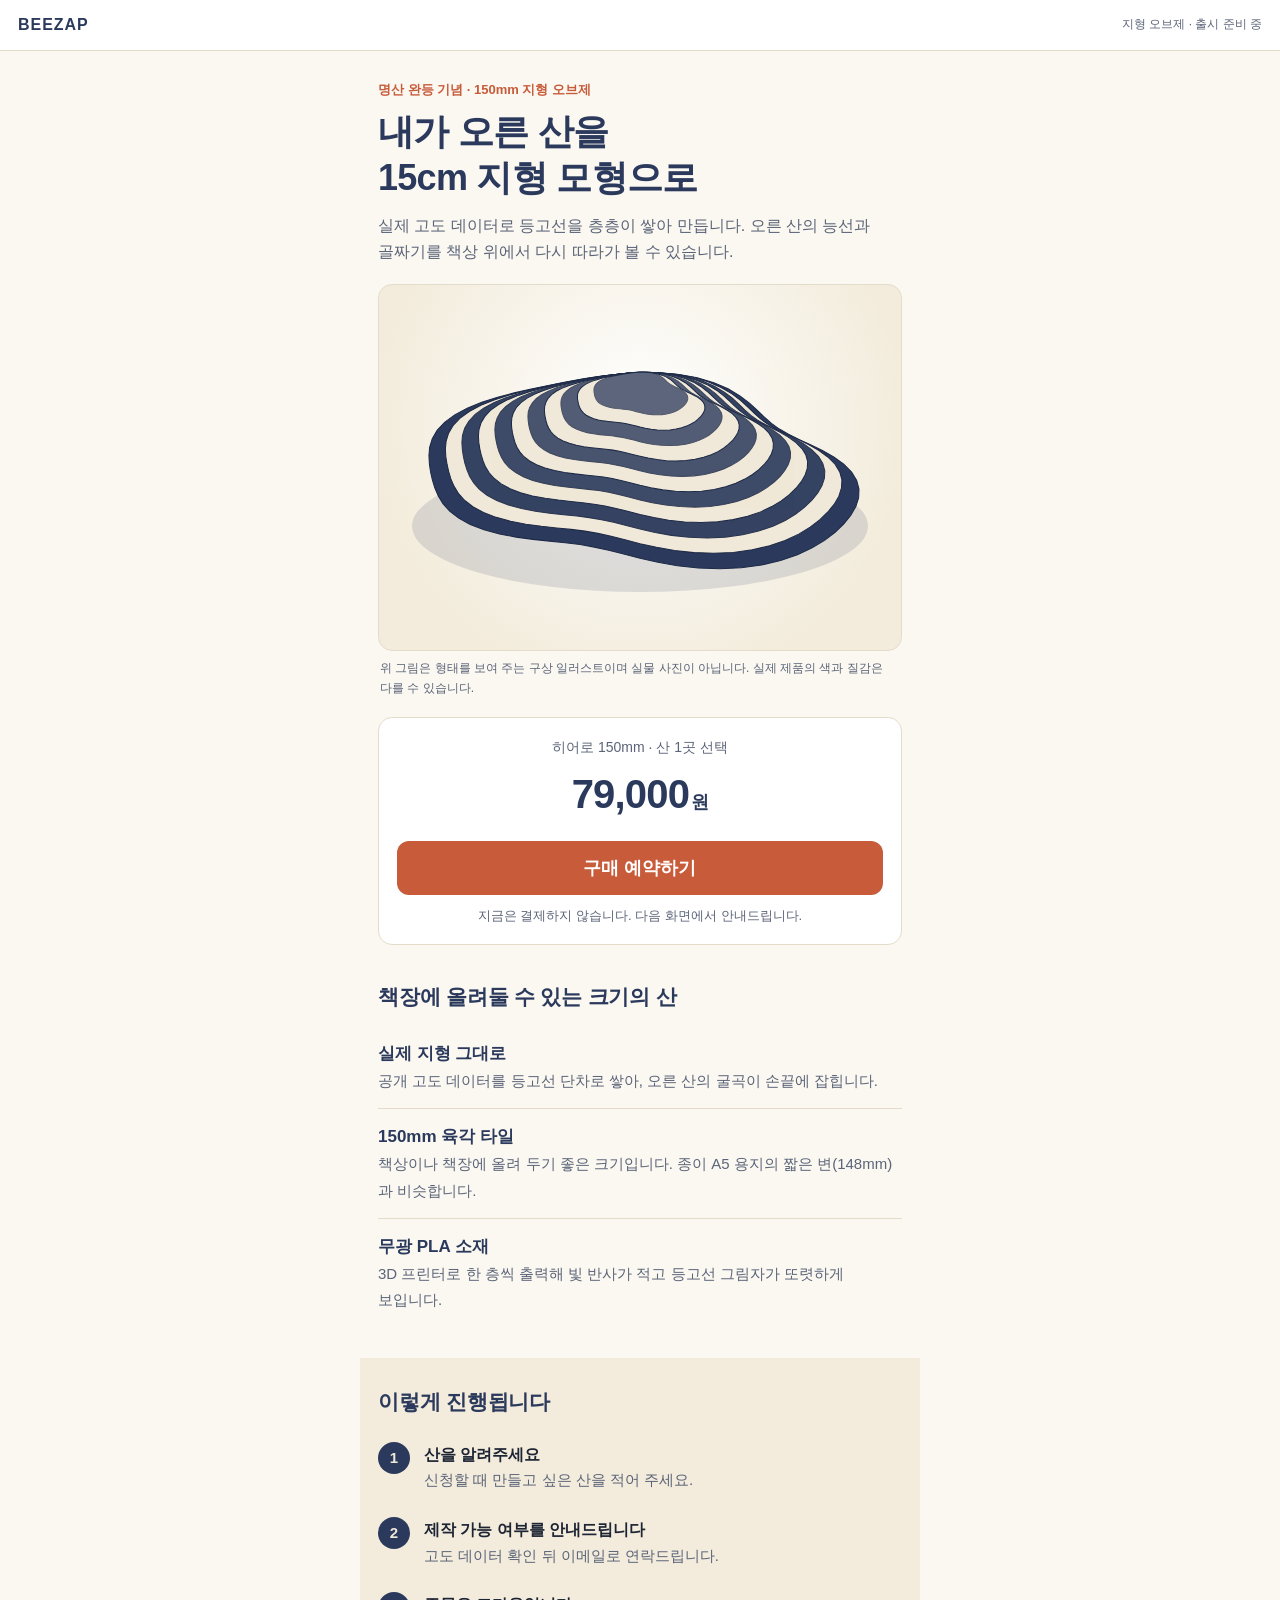
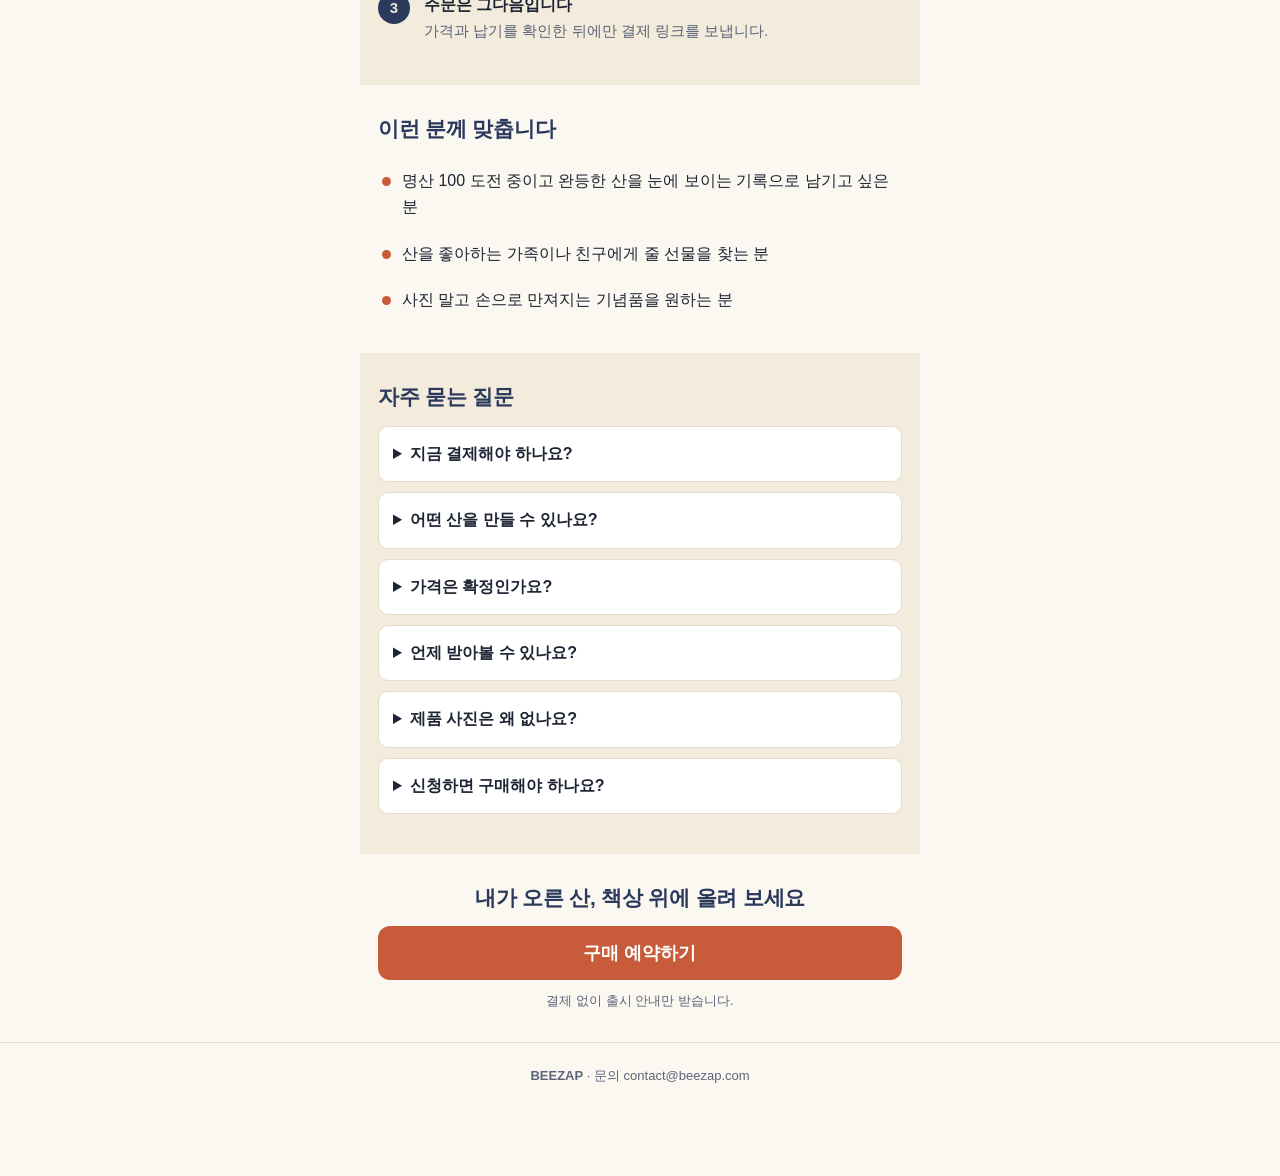
<file: index.html>
<!doctype html>
<html lang="ko">
<head>
<meta charset="utf-8">
<meta name="viewport" content="width=device-width, initial-scale=1">
<meta name="robots" content="noindex,nofollow">
<title>내가 오른 산, 15cm 지형 모형으로 | BEEZAP</title>
<meta name="description" content="실제 고도 데이터로 등고선을 층층이 쌓아 만드는 150mm 지형 오브제. 출시 알림을 먼저 받아보세요.">
<link rel="stylesheet" href="style.css">
</head>
<body>

<header class="top">
  <span class="brand">BEEZAP</span>
  <span class="top-note">지형 오브제 · 출시 준비 중</span>
</header>

<main>
  <!-- 1. 히어로 -->
  <section class="hero" id="hero">
    <p class="eyebrow">명산 완등 기념 · 150mm 지형 오브제</p>
    <h1>내가 오른 산을<br>15cm 지형 모형으로</h1>
    <p class="sub">실제 고도 데이터로 등고선을 층층이 쌓아 만듭니다. 오른 산의 능선과 골짜기를 책상 위에서 다시 따라가 볼 수 있습니다.</p>

    <figure class="art" id="art" aria-label="지형 오브제 구상 일러스트"></figure>
    <p class="art-note">위 그림은 형태를 보여 주는 구상 일러스트이며 실물 사진이 아닙니다. 실제 제품의 색과 질감은 다를 수 있습니다.</p>

    <div class="price-box" id="price-box">
      <div class="price-label">히어로 150mm · 산 1곳 선택</div>
      <div class="price"><span id="price-text">–</span><small>원</small></div>
      <button class="cta" id="cta-hero" type="button" data-cta="hero">구매 예약하기</button>
      <p class="micro">지금은 결제하지 않습니다. 다음 화면에서 안내드립니다.</p>
    </div>
  </section>

  <!-- 2. 이유 -->
  <section class="block">
    <h2>책장에 올려둘 수 있는 크기의 산</h2>
    <ul class="benefits">
      <li><strong>실제 지형 그대로</strong><span>공개 고도 데이터를 등고선 단차로 쌓아, 오른 산의 굴곡이 손끝에 잡힙니다.</span></li>
      <li><strong>150mm 육각 타일</strong><span>책상이나 책장에 올려 두기 좋은 크기입니다. 종이 A5 용지의 짧은 변(148mm)과 비슷합니다.</span></li>
      <li><strong>무광 PLA 소재</strong><span>3D 프린터로 한 층씩 출력해 빛 반사가 적고 등고선 그림자가 또렷하게 보입니다.</span></li>
    </ul>
  </section>

  <!-- 3. 진행 방식 -->
  <section class="block alt">
    <h2>이렇게 진행됩니다</h2>
    <ol class="steps">
      <li><b>1</b><div><strong>산을 알려주세요</strong><span>신청할 때 만들고 싶은 산을 적어 주세요.</span></div></li>
      <li><b>2</b><div><strong>제작 가능 여부를 안내드립니다</strong><span>고도 데이터 확인 뒤 이메일로 연락드립니다.</span></div></li>
      <li><b>3</b><div><strong>주문은 그다음입니다</strong><span>가격과 납기를 확인한 뒤에만 결제 링크를 보냅니다.</span></div></li>
    </ol>
  </section>

  <!-- 4. 이용 장면 -->
  <section class="block">
    <h2>이런 분께 맞춥니다</h2>
    <ul class="who">
      <li>명산 100 도전 중이고 완등한 산을 눈에 보이는 기록으로 남기고 싶은 분</li>
      <li>산을 좋아하는 가족이나 친구에게 줄 선물을 찾는 분</li>
      <li>사진 말고 손으로 만져지는 기념품을 원하는 분</li>
    </ul>
  </section>

  <!-- 5. FAQ -->
  <section class="block alt" id="faq">
    <h2>자주 묻는 질문</h2>
    <details><summary>지금 결제해야 하나요?</summary><p>아닙니다. 지금은 결제를 받지 않고 카드 정보도 묻지 않습니다. 이메일을 남기시면 제작 준비가 끝났을 때 먼저 안내드립니다.</p></details>
    <details><summary>어떤 산을 만들 수 있나요?</summary><p>신청할 때 적어 주신 산을 기준으로 고도 데이터가 있는지 확인합니다. 제작 가능 여부는 개별 이메일로 알려드립니다.</p></details>
    <details><summary>가격은 확정인가요?</summary><p>화면에 보이는 가격은 현재 계획 기준입니다. 정식 주문을 열 때 가격과 배송비를 다시 안내드립니다.</p></details>
    <details><summary>언제 받아볼 수 있나요?</summary><p>납기는 아직 정해지지 않았습니다. 정해지면 신청자에게 먼저 알려드립니다.</p></details>
    <details><summary>제품 사진은 왜 없나요?</summary><p>실물 촬영 전 단계라 구상 일러스트를 사용했습니다. 촬영본이 준비되면 신청자에게 먼저 공유합니다.</p></details>
    <details><summary>신청하면 구매해야 하나요?</summary><p>아닙니다. 신청과 구매 의향 표시는 언제든 철회할 수 있고 구매 의무가 생기지 않습니다.</p></details>
  </section>

  <section class="block final">
    <h2>내가 오른 산, 책상 위에 올려 보세요</h2>
    <button class="cta" id="cta-final" type="button" data-cta="final">구매 예약하기</button>
    <p class="micro">결제 없이 출시 안내만 받습니다.</p>
  </section>
</main>

<!-- 구매 버튼 다음 화면 -->
<div class="sheet" id="sheet" hidden role="dialog" aria-modal="true" aria-labelledby="sheet-title">
  <div class="sheet-body">
    <button class="close" id="sheet-close" type="button" aria-label="닫기">×</button>

    <div id="step-notice">
      <h2 id="sheet-title">아직 주문을 받지 않습니다</h2>
      <p class="lead">제품은 준비 중입니다. 결제는 진행되지 않았고 카드 정보도 받지 않습니다. 출시 안내를 먼저 받으시려면 아래에 이메일을 남겨 주세요.</p>
      <p class="chosen">선택한 상품: 히어로 150mm 지형 오브제 · <b id="sheet-price">–</b>원</p>
      <button class="cta" id="to-form" type="button">출시 안내 받기</button>
    </div>

    <form id="signup" novalidate hidden>
      <h2>출시 안내 신청</h2>
      <label class="f">이메일 <em>필수</em>
        <input type="email" name="email" id="f-email" autocomplete="email" inputmode="email" required placeholder="name@example.com">
        <span class="err" data-for="email" hidden>이메일 형식을 확인해 주세요.</span>
      </label>
      <label class="f">이름 <em class="opt">선택</em>
        <input type="text" name="name" autocomplete="name" maxlength="40">
      </label>
      <label class="f">만들고 싶은 산 <em class="opt">선택</em>
        <input type="text" name="mountain" maxlength="40" placeholder="예: 북한산, 한라산">
      </label>

      <label class="chk intent">
        <input type="checkbox" name="intent" id="f-intent">
        <span>출시되면 이 가격(<b id="intent-price">–</b>원)에 구매할 의향이 있습니다. 결제가 아니며 구매 의무가 없고 언제든 철회할 수 있습니다.</span>
      </label>

      <fieldset class="consents">
        <label class="chk">
          <input type="checkbox" name="privacy" id="f-privacy" required>
          <span><em>필수</em> 개인정보 수집·이용에 동의합니다.</span>
        </label>
        <details class="privacy-detail">
          <summary>수집 내용 보기</summary>
          <ul>
            <li>수집 항목: 이메일(필수), 이름·희망 산·구매 의향(선택)</li>
            <li>이용 목적: 출시 안내 연락, 수요 조사 집계</li>
            <li>보관 기간: 시험 종료 후 90일, 이후 삭제</li>
            <li>동의하지 않으면 신청할 수 없으며 다른 불이익은 없습니다.</li>
            <li>운영: BEEZAP · contact@beezap.com</li>
          </ul>
        </details>
        <span class="err" data-for="privacy" hidden>필수 동의에 체크해 주세요.</span>
        <label class="chk">
          <input type="checkbox" name="marketing" id="f-marketing">
          <span><em class="opt">선택</em> 새 소식과 혜택 안내 수신에 동의합니다. 동의하지 않아도 출시 안내는 받습니다.</span>
        </label>
      </fieldset>

      <button class="cta" id="submit" type="submit">신청 완료하기</button>
      <p class="micro">신청과 구매 의향 표시는 결제가 아닙니다.</p>
    </form>

    <div id="step-done" hidden>
      <h2>신청이 접수되었습니다</h2>
      <p class="lead">출시 준비가 끝나면 남겨 주신 이메일로 먼저 안내드립니다. 결제는 진행되지 않았습니다.</p>
      <button class="ghost" id="done-close" type="button">닫기</button>
    </div>
  </div>
</div>

<footer>
  <strong>BEEZAP</strong> · 문의 contact@beezap.com
</footer>

<aside class="admin" id="admin" hidden>
  <b>시험 관리</b>
  <span id="admin-info"></span>
  <button type="button" id="admin-export">기록 내보내기(JSON)</button>
  <button type="button" id="admin-reset">이 브라우저 기록 지우기</button>
</aside>

<script src="config.js"></script>
<script src="app.js"></script>
</body>
</html>
</file>
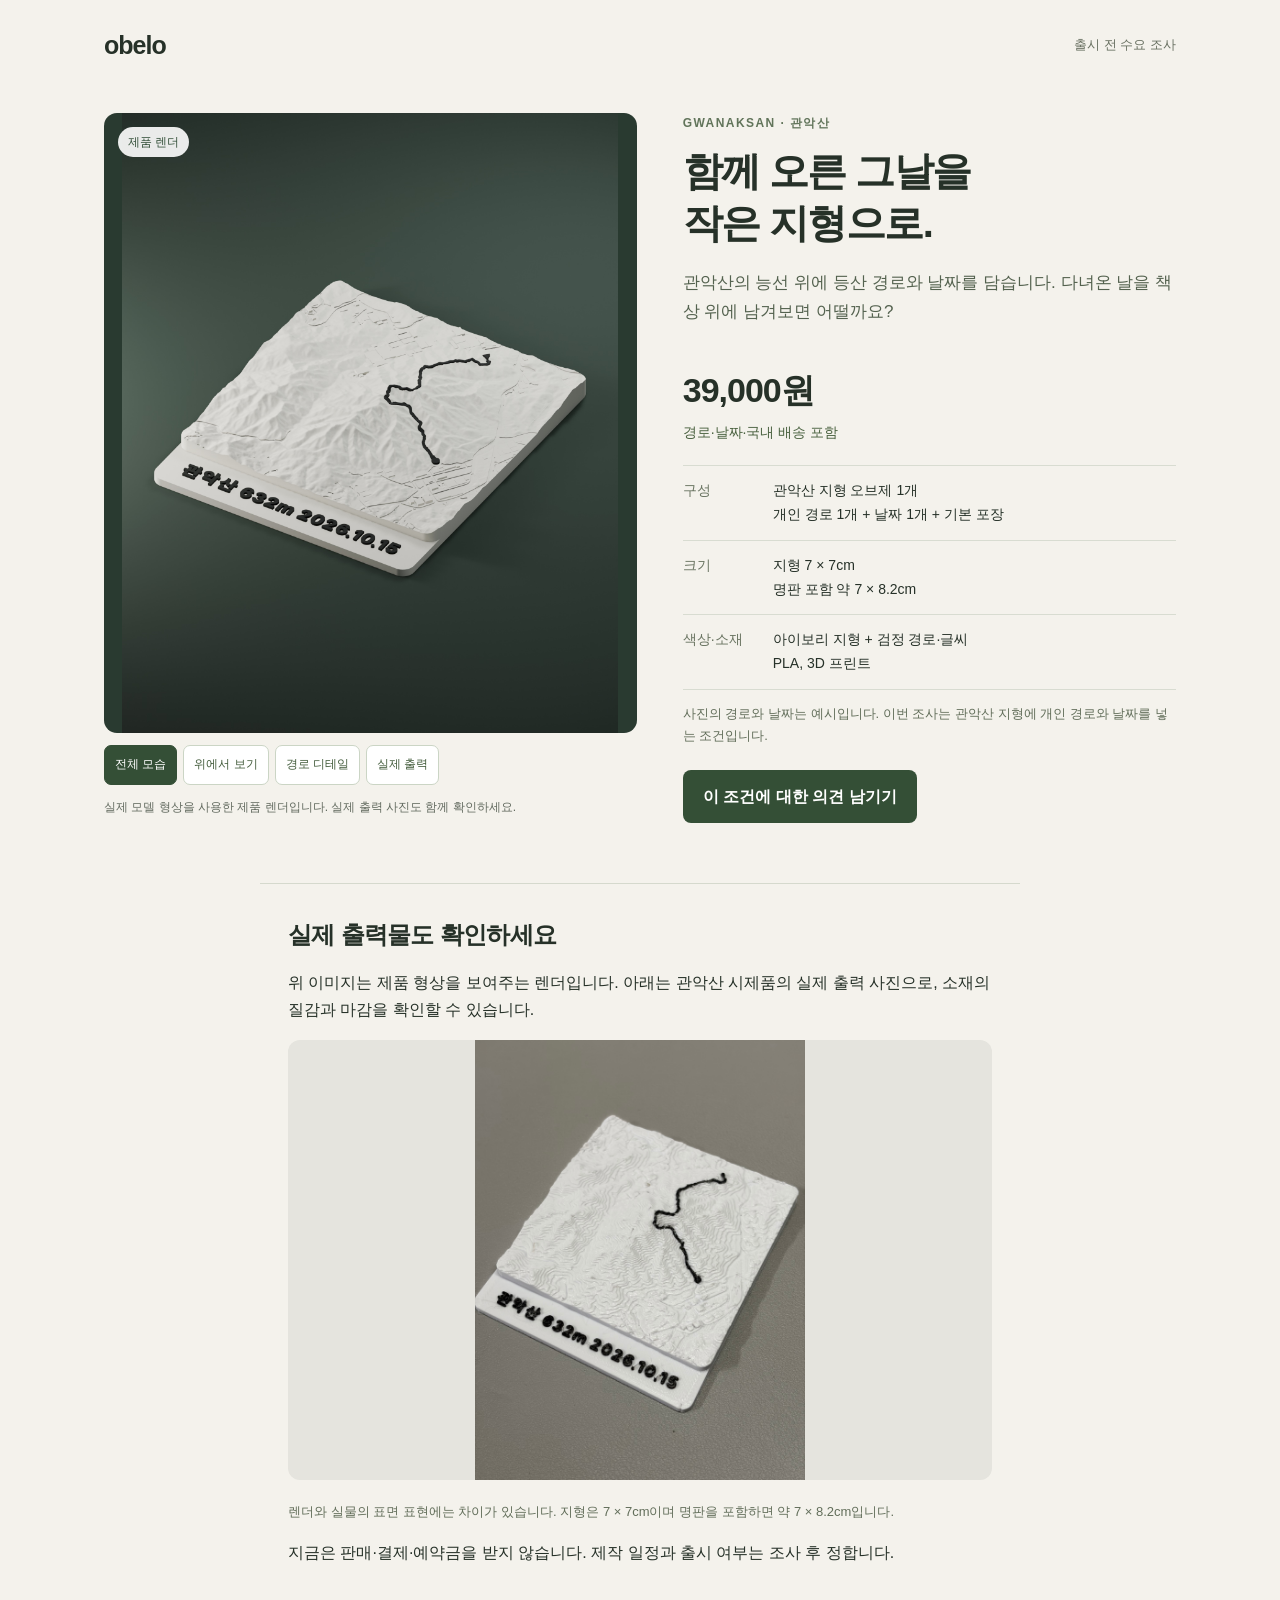
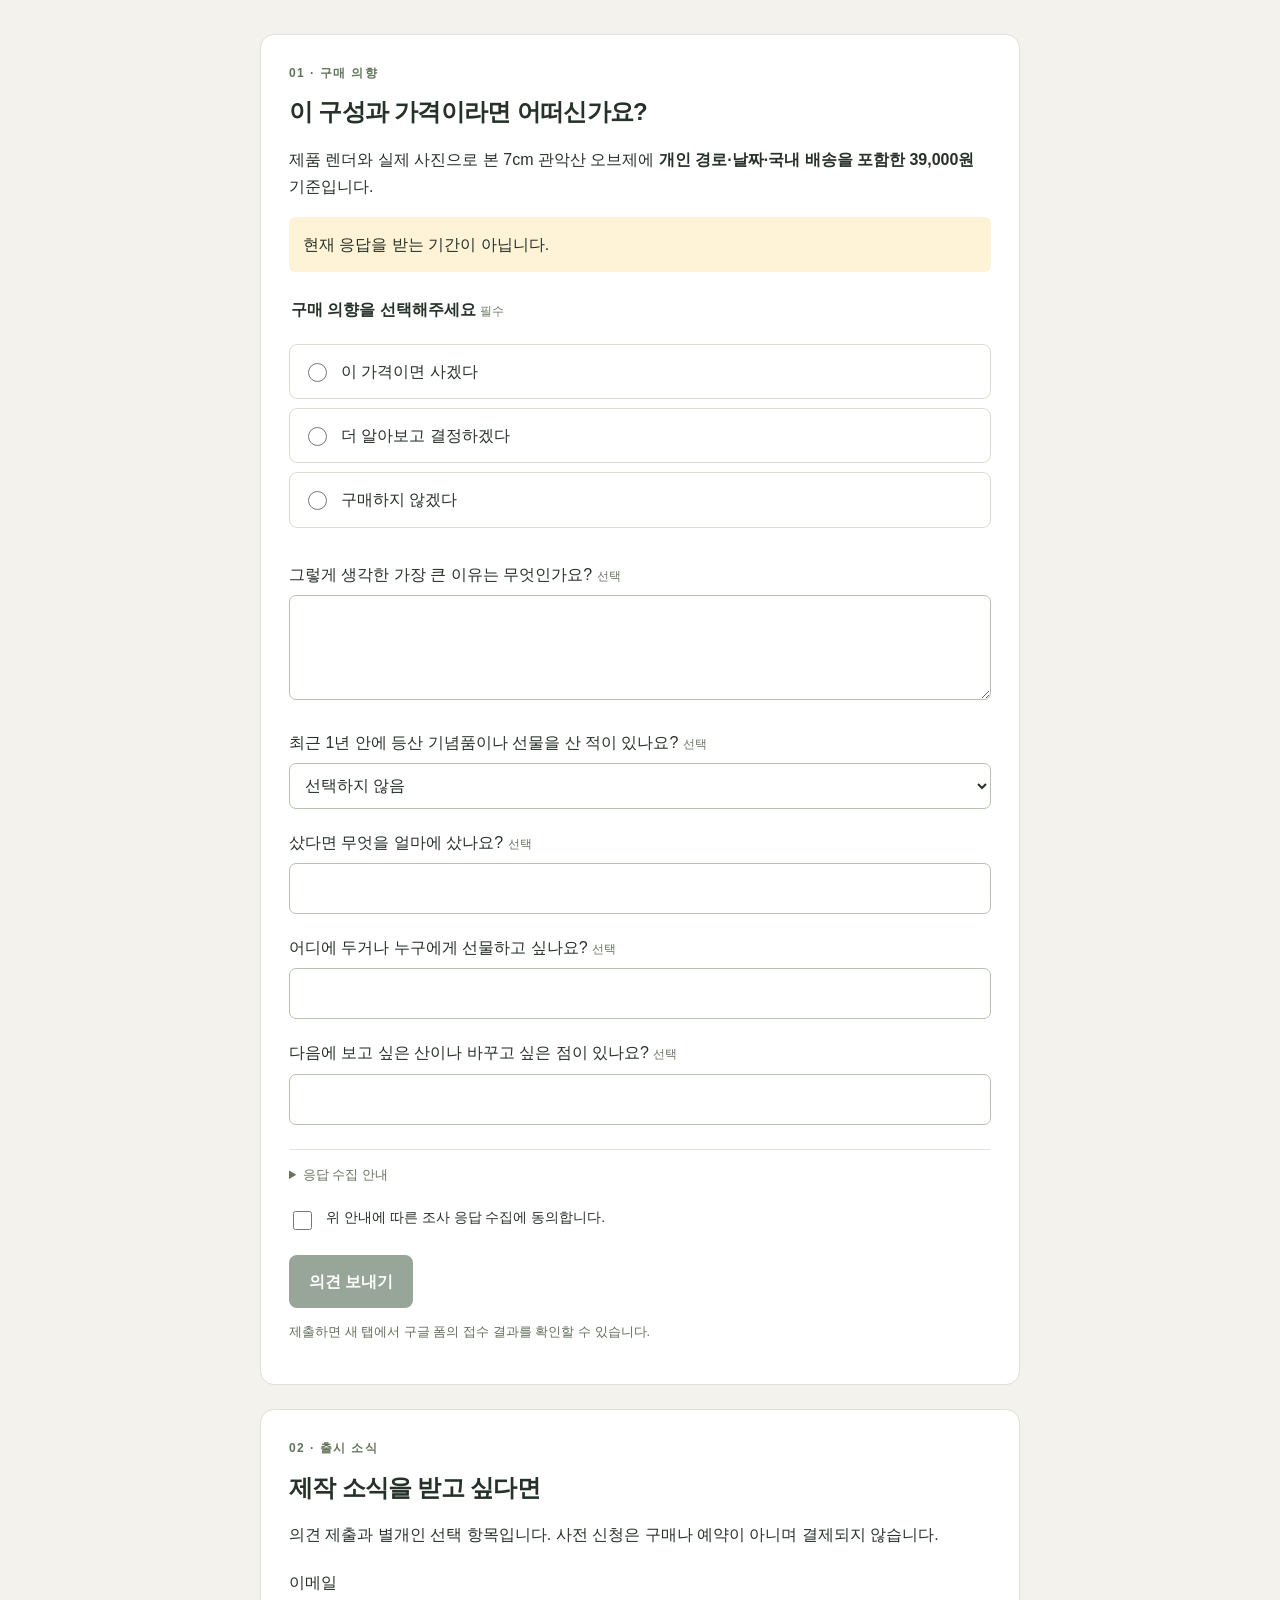
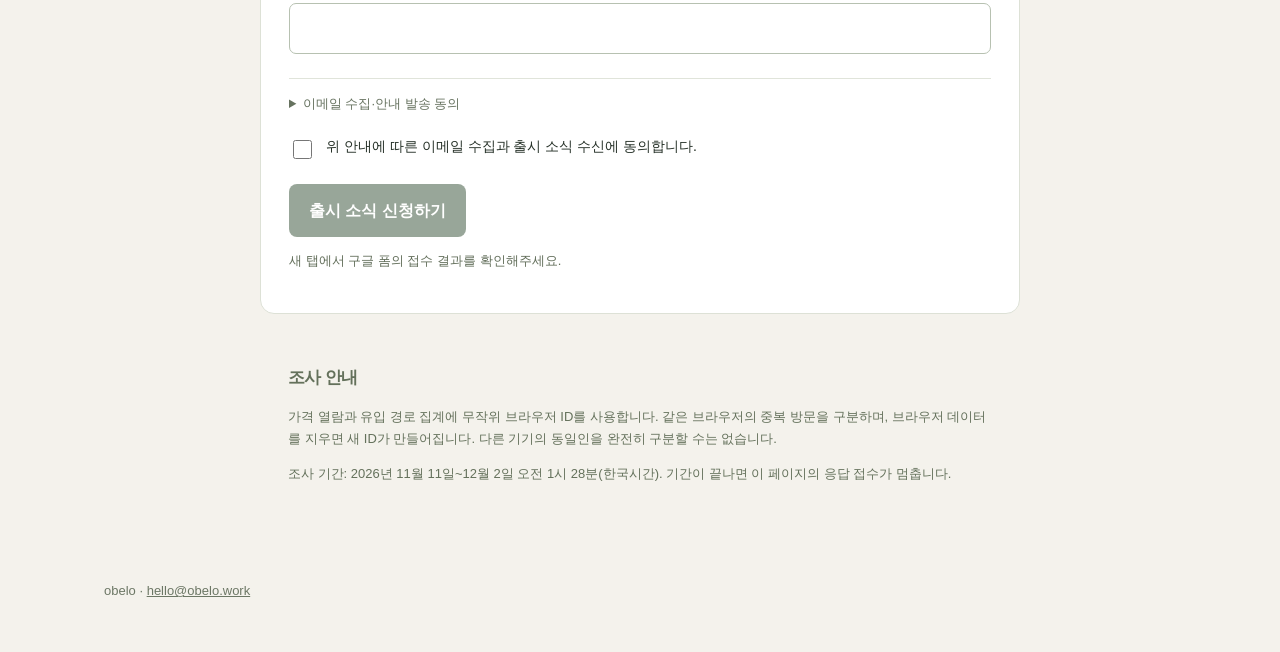
<file: route-date-39k/index.html>
<!doctype html>
<html lang="ko"><head><meta charset="utf-8"><meta name="viewport" content="width=device-width,initial-scale=1"><meta name="robots" content="noindex,nofollow"><title>관악산, 내가 걸었던 길을 담아 | obelo</title><meta name="description" content="7cm 관악산 지형 오브제. 경로·날짜·국내 배송 포함 39,000원 조건의 수요 조사입니다."><meta property="og:title" content="관악산, 내가 걸었던 길을 담아"><meta property="og:image" content="https://obeloworks.com/terrain-test/route-date-39k/hero-render.jpg"><link rel="stylesheet" href="style.css?v=render2"><script src="config.js?v=render2" defer></script><script src="app.js?v=render2" defer></script></head>
<body><a class="skip" href="#main">본문으로 건너뛰기</a><header><a class="brand" href="#main">obelo</a><span>출시 전 수요 조사</span></header>
<main id="main"><section class="hero"><figure class="render-gallery"><div class="hero-media"><span id="media-kind" class="media-kind">제품 렌더</span><a id="hero-zoom" href="hero-render.jpg" target="_blank" rel="noopener"><img id="hero-image" src="hero-render.jpg" width="1600" height="2000" alt="관악산 7cm 지형 오브제 제품 렌더. 아이보리 지형과 검정 경로·날짜"></a></div><div class="gallery-options" aria-label="제품 이미지 선택"><button type="button" data-image="hero" aria-pressed="true">전체 모습</button><button type="button" data-image="top" aria-pressed="false">위에서 보기</button><button type="button" data-image="detail" aria-pressed="false">경로 디테일</button><button type="button" data-image="actual" aria-pressed="false">실제 출력</button></div><figcaption id="hero-caption">실제 모델 형상을 사용한 제품 렌더입니다. 실제 출력 사진도 함께 확인하세요.</figcaption></figure>
<div class="offer"><p class="eyebrow">GWANAKSAN · 관악산</p><h1>함께 오른 그날을<br>작은 지형으로.</h1><p class="intro">관악산의 능선 위에 등산 경로와 날짜를 담습니다. 다녀온 날을 책상 위에 남겨보면 어떨까요?</p><div id="price" class="price"><strong>39,000원</strong><span>경로·날짜·국내 배송 포함</span></div>
<dl><div><dt>구성</dt><dd>관악산 지형 오브제 1개<br>개인 경로 1개 + 날짜 1개 + 기본 포장</dd></div><div><dt>크기</dt><dd>지형 7 × 7cm<br>명판 포함 약 7 × 8.2cm</dd></div><div><dt>색상·소재</dt><dd>아이보리 지형 + 검정 경로·글씨<br>PLA, 3D 프린트</dd></div></dl>
<p class="note">사진의 경로와 날짜는 예시입니다. 이번 조사는 관악산 지형에 개인 경로와 날짜를 넣는 조건입니다.</p><a class="primary" href="#survey">이 조건에 대한 의견 남기기</a></div></section>
<section class="explain" id="actual"><h2>실제 출력물도 확인하세요</h2><p>위 이미지는 제품 형상을 보여주는 렌더입니다. 아래는 관악산 시제품의 실제 출력 사진으로, 소재의 질감과 마감을 확인할 수 있습니다.</p><a href="actual-print.jpg" target="_blank" rel="noopener"><img id="actual-photo" class="actual-photo" src="actual-print.jpg" width="2880" height="3840" alt="관악산 시제품의 실제 출력 사진. 표면의 적층 무늬와 검정 경로·글씨"></a><p class="note">렌더와 실물의 표면 표현에는 차이가 있습니다. 지형은 7 × 7cm이며 명판을 포함하면 약 7 × 8.2cm입니다.</p><p>지금은 판매·결제·예약금을 받지 않습니다. 제작 일정과 출시 여부는 조사 후 정합니다.</p></section>
<section class="panel" id="survey"><p class="eyebrow">01 · 구매 의향</p><h2>이 구성과 가격이라면 어떠신가요?</h2><p>제품 렌더와 실제 사진으로 본 7cm 관악산 오브제에 <b>개인 경로·날짜·국내 배송을 포함한 39,000원</b> 기준입니다.</p><p class="notice" id="period-status" hidden></p>
<form id="survey-form" method="post" target="_blank" rel="noopener"><fieldset><legend>구매 의향을 선택해주세요 <span>필수</span></legend><label class="choice"><input type="radio" name="intent-choice" value="yes" required>이 가격이면 사겠다</label><label class="choice"><input type="radio" name="intent-choice" value="maybe" required>더 알아보고 결정하겠다</label><label class="choice"><input type="radio" name="intent-choice" value="no" required>구매하지 않겠다</label></fieldset>
<label for="reason">그렇게 생각한 가장 큰 이유는 무엇인가요? <span>선택</span></label><textarea id="reason" maxlength="400" rows="3"></textarea>
<label for="past">최근 1년 안에 등산 기념품이나 선물을 산 적이 있나요? <span>선택</span></label><select id="past"><option value="">선택하지 않음</option><option value="self">내 기념품을 샀다</option><option value="gift">선물을 샀다</option><option value="both">둘 다 샀다</option><option value="none">없다</option></select>
<label for="past-detail">샀다면 무엇을 얼마에 샀나요? <span>선택</span></label><input id="past-detail" type="text" maxlength="160">
<label for="use">어디에 두거나 누구에게 선물하고 싶나요? <span>선택</span></label><input id="use" type="text" maxlength="160">
<label for="future">다음에 보고 싶은 산이나 바꾸고 싶은 점이 있나요? <span>선택</span></label><input id="future" type="text" maxlength="160">
<details class="privacy"><summary>응답 수집 안내</summary><p>수집 항목: 구매 의향과 답변, 무작위 방문자 ID, 유입 경로, 응답 시각. 목적: 가격·구성의 수요 확인. 보관: 조사와 출시 안내 종료 시까지, 최대 1년 후 삭제. 운영: obelo. 삭제 요청: <a href="mailto:hello@obelo.work">hello@obelo.work</a>. 이름·연락처 없이 답할 수 있습니다. 동의하지 않으면 응답을 제출할 수 없습니다.</p></details>
<label class="consent"><input id="survey-consent" type="checkbox" required>위 안내에 따른 조사 응답 수집에 동의합니다.</label><input class="trap" id="website" type="text" tabindex="-1" autocomplete="off" aria-hidden="true"><button type="submit">의견 보내기</button><p class="small" id="survey-message" role="status">제출하면 새 탭에서 구글 폼의 접수 결과를 확인할 수 있습니다.</p></form></section>
<section class="panel" id="notification"><p class="eyebrow">02 · 출시 소식</p><h2>제작 소식을 받고 싶다면</h2><p>의견 제출과 별개인 선택 항목입니다. 사전 신청은 구매나 예약이 아니며 결제되지 않습니다.</p><form id="signup-form" method="post" target="_blank" rel="noopener"><label for="email">이메일</label><input id="email" name="entry.1904911905" type="email" autocomplete="email" required maxlength="160">
<details class="privacy"><summary>이메일 수집·안내 발송 동의</summary><p>수집 항목: 이메일, 무작위 방문자 ID, 유입 경로, 선택한 구매 의향. 목적: 관악산 오브제 출시 안내와 수요 집계. 보관: 출시 안내 종료 시까지, 최대 1년 후 삭제. 운영: obelo. 동의 거부 시 출시 안내를 받을 수 없습니다. 삭제 요청: <a href="mailto:hello@obelo.work">hello@obelo.work</a>.</p></details>
<label class="consent"><input id="signup-consent" type="checkbox" required>위 안내에 따른 이메일 수집과 출시 소식 수신에 동의합니다.</label><button type="submit">출시 소식 신청하기</button><p class="small" id="signup-message" role="status">새 탭에서 구글 폼의 접수 결과를 확인해주세요.</p></form></section>
<section class="footnote"><h2>조사 안내</h2><p>가격 열람과 유입 경로 집계에 무작위 브라우저 ID를 사용합니다. 같은 브라우저의 중복 방문을 구분하며, 브라우저 데이터를 지우면 새 ID가 만들어집니다. 다른 기기의 동일인을 완전히 구분할 수는 없습니다.</p><p>조사 기간: 2026년 11월 11일~12월 2일 오전 1시 28분(한국시간). 기간이 끝나면 이 페이지의 응답 접수가 멈춥니다.</p></section><noscript><p class="notice">이 조사에는 자바스크립트가 필요합니다. 켠 뒤 새로고침해주세요.</p></noscript></main><footer>obelo · <a href="mailto:hello@obelo.work">hello@obelo.work</a></footer></body></html>
</file>
<file: style.css>
:root{
  --navy:#2B3A5C; --ivory:#F0E8D8; --terra:#C75B3A; --ink:#1d2433; --mute:#5b6478;
  --line:#e3dccb; --bg:#fbf8f1; --alt:#f3ecdc; --r:14px;
}
*{box-sizing:border-box}
html{-webkit-text-size-adjust:100%}
body{margin:0;font-family:-apple-system,BlinkMacSystemFont,"Apple SD Gothic Neo","Pretendard","Noto Sans KR",sans-serif;
  color:var(--ink);background:var(--bg);line-height:1.65;font-size:16px;word-break:keep-all}
.top{display:flex;justify-content:space-between;align-items:center;padding:12px 18px;border-bottom:1px solid var(--line);background:#fff}
.brand{font-weight:800;letter-spacing:.06em;color:var(--navy)}
.top-note{font-size:12px;color:var(--mute)}
main{max-width:560px;margin:0 auto}
.hero{padding:28px 18px 8px}
.eyebrow{margin:0 0 8px;font-size:13px;color:var(--terra);font-weight:700}
h1{margin:0 0 12px;font-size:30px;line-height:1.28;color:var(--navy);letter-spacing:-.02em}
h2{margin:0 0 14px;font-size:21px;line-height:1.35;color:var(--navy);letter-spacing:-.01em}
.sub{margin:0 0 18px;color:var(--mute)}
.art{margin:0;background:radial-gradient(circle at 50% 38%,#fff 0,var(--alt) 78%);border-radius:var(--r);border:1px solid var(--line);overflow:hidden}
.art svg{display:block;width:100%;height:auto}
.art-note{margin:8px 2px 18px;font-size:12px;color:var(--mute)}
.price-box{background:#fff;border:1px solid var(--line);border-radius:var(--r);padding:18px;text-align:center}
.price-label{font-size:14px;color:var(--mute)}
.price{font-size:40px;font-weight:800;color:var(--navy);margin:2px 0 14px;letter-spacing:-.02em}
.price small{font-size:18px;font-weight:600;margin-left:2px}
.cta{display:block;width:100%;min-height:54px;border:0;border-radius:12px;background:var(--terra);color:#fff;font-size:18px;font-weight:700;cursor:pointer;font-family:inherit}
.cta:focus-visible,.ghost:focus-visible,button:focus-visible,input:focus-visible,summary:focus-visible{outline:3px solid #f2b705;outline-offset:2px}
.cta:active{transform:translateY(1px)}
.micro{margin:10px 0 0;font-size:13px;color:var(--mute)}
.block{padding:30px 18px}
.block.alt{background:var(--alt)}
.benefits,.who,.steps{list-style:none;margin:0;padding:0}
.benefits li{padding:14px 0;border-top:1px solid var(--line)}
.benefits li:first-child{border-top:0}
.benefits strong{display:block;font-size:17px;color:var(--navy)}
.benefits span{color:var(--mute);font-size:15px}
.steps li{display:flex;gap:14px;padding:12px 0;align-items:flex-start}
.steps b{flex:0 0 32px;height:32px;border-radius:50%;background:var(--navy);color:var(--ivory);display:grid;place-items:center;font-size:15px}
.steps strong{display:block}
.steps span{display:block;color:var(--mute);font-size:15px}
.who li{padding:10px 0 10px 24px;position:relative}
.who li::before{content:"";position:absolute;left:4px;top:19px;width:9px;height:9px;border-radius:50%;background:var(--terra)}
details{background:#fff;border:1px solid var(--line);border-radius:10px;margin-bottom:10px;padding:0 14px}
summary{cursor:pointer;padding:14px 0;font-weight:600;min-height:44px}
details p{margin:0 0 14px;color:var(--mute);font-size:15px}
.final{text-align:center}
footer{padding:22px 18px 90px;text-align:center;font-size:13px;color:var(--mute);border-top:1px solid var(--line)}

.sheet{position:fixed;inset:0;background:rgba(20,26,40,.55);display:flex;align-items:flex-end;justify-content:center;z-index:20}
.sheet[hidden]{display:none}
.sheet-body{position:relative;background:#fff;width:100%;max-width:560px;max-height:92vh;overflow:auto;border-radius:18px 18px 0 0;padding:26px 18px 28px}
.close{position:absolute;right:8px;top:6px;width:44px;height:44px;border:0;background:none;font-size:28px;color:var(--mute);cursor:pointer}
.lead{color:var(--mute);margin:0 0 14px}
.chosen{background:var(--alt);border-radius:10px;padding:10px 12px;font-size:14px;margin:0 0 16px}
.f{display:block;margin-bottom:14px;font-weight:600;font-size:15px}
.f em,.consents em{font-style:normal;font-size:12px;color:var(--terra);margin-left:4px;font-weight:700}
.f em.opt,.consents em.opt{color:var(--mute);font-weight:500}
.f input[type=text],.f input[type=email]{display:block;width:100%;min-height:48px;margin-top:6px;padding:10px 12px;border:1px solid #c9c2b0;border-radius:10px;font-size:16px;font-family:inherit}
.err{display:block;color:#b3261e;font-size:13px;margin-top:4px;font-weight:500}
.chk{display:flex;gap:10px;align-items:flex-start;font-size:14px;margin:0 0 10px;min-height:44px}
.chk input{flex:0 0 24px;width:24px;height:24px;margin-top:2px}
.chk.intent{background:var(--alt);border-radius:10px;padding:12px}
.consents{border:0;padding:0;margin:0 0 14px}
.privacy-detail{margin:-4px 0 12px 34px;padding:0 10px}
.privacy-detail summary{font-weight:500;font-size:13px;padding:8px 0;min-height:36px}
.privacy-detail ul{margin:0 0 10px;padding-left:18px;font-size:13px;color:var(--mute)}
.ghost{width:100%;min-height:48px;border:1px solid var(--navy);background:#fff;color:var(--navy);border-radius:12px;font-size:16px;font-weight:600;cursor:pointer;font-family:inherit}
.admin{position:fixed;left:8px;right:8px;bottom:8px;background:#222;color:#fff;font-size:12px;padding:8px 10px;border-radius:10px;z-index:30;display:flex;gap:8px;flex-wrap:wrap;align-items:center}
.admin[hidden]{display:none}
.admin button{min-height:36px;padding:0 10px;border-radius:8px;border:0;font-size:12px}

@media (min-width:700px){
  h1{font-size:36px}
  .sheet{align-items:center}
  .sheet-body{border-radius:18px}
}
</file>
<file: route-date-39k/style.css>
*{box-sizing:border-box}html{scroll-behavior:smooth}body{margin:0;color:#263128;background:#f4f2ec;font:16px/1.7 -apple-system,BlinkMacSystemFont,"Apple SD Gothic Neo",sans-serif}a{color:inherit}header,main,footer{max-width:1120px;margin:auto}header{padding:24px;display:flex;justify-content:space-between;align-items:center}header span{font-size:13px;color:#687061}.brand{font-size:25px;font-weight:700;text-decoration:none;letter-spacing:-1px}.skip{position:fixed;top:-90px;background:white;padding:12px;z-index:9}.skip:focus{top:0}.hero{display:grid;grid-template-columns:1.08fr 1fr;gap:46px;padding:22px 24px 36px;align-items:start}figure{margin:0}figure img{width:100%;height:auto;max-height:620px;object-fit:contain;border-radius:13px;display:block;background:#e2e0d8}figcaption{font-size:12px;color:#636b60;margin-top:12px}.eyebrow{font-size:12px;letter-spacing:.12em;font-weight:650;color:#61745a;margin:0 0 12px}h1{font-size:40px;letter-spacing:-1.6px;line-height:1.3;margin:12px 0 20px}h2{font-size:24px;line-height:1.45;letter-spacing:-.7px;margin:0 0 15px}.intro{font-size:17px;color:#54624f}.price{padding:18px 0 20px;display:flex;flex-direction:column;gap:2px}.price strong{font-size:34px;letter-spacing:-1px}.price span{font-size:14px;color:#49613f}dl{margin:0;border-top:1px solid #d8dcd1}dl>div{display:grid;grid-template-columns:80px 1fr;gap:10px;border-bottom:1px solid #d8dcd1;padding:13px 0;font-size:14px}dt{color:#697461}dd{margin:0}.note,.small{font-size:13px;color:#626e5a}.primary,button{min-height:46px;background:#344f36;color:white;border:0;border-radius:8px;font:inherit;font-weight:600;padding:13px 20px;cursor:pointer;display:inline-block;text-decoration:none}.primary{margin-top:10px}button:hover,.primary:hover{background:#263d29}.explain,.panel,.footnote{max-width:760px;margin:24px auto;padding:28px}.explain{border-top:1px solid #d5d9cd;padding-top:34px}.panel{background:#fff;border:1px solid #dde1d6;border-radius:14px;scroll-margin-top:20px}fieldset{border:0;padding:0;margin:24px 0}legend{font-weight:600;margin-bottom:12px}label{display:block;margin-top:20px;margin-bottom:7px}label span,legend span{font-size:12px;font-weight:400;color:#697663}input[type=text],input[type=email],textarea,select{width:100%;font:inherit;background:#fff;border:1px solid #b7c1b1;border-radius:7px;padding:11px;color:#263128;min-height:46px}textarea{resize:vertical}.choice,.consent{display:flex;gap:11px;align-items:flex-start}.choice{border:1px solid #d7dece;border-radius:8px;padding:13px;margin:9px 0}.choice:has(input:checked){background:#eef3e8;border-color:#6e8c64}input[type=checkbox],input[type=radio]{width:19px;height:19px;flex-shrink:0;margin-top:5px;accent-color:#3d603b}.consent{font-size:14px;margin-bottom:22px}.privacy{font-size:13px;color:#66725f;border-top:1px solid #e0e4da;padding-top:14px;margin-top:24px}.privacy summary{cursor:pointer}.trap{position:absolute!important;left:-9999px;width:1px!important;height:1px!important;opacity:0}footer{padding:30px 24px 50px;color:#6c7765;font-size:13px}.footnote{font-size:13px;color:#64715b}.footnote h2{font-size:17px}.notice{padding:14px;background:#fff3d7;border-radius:6px}button:disabled{opacity:.5;cursor:default}:focus-visible{outline:3px solid #bd9142;outline-offset:3px}[hidden]{display:none!important}@media(max-width:720px){header{padding:18px}.hero{grid-template-columns:1fr;gap:24px;padding:8px 18px 24px}figure img{max-height:530px}h1{font-size:34px}.offer{padding:4px 3px}.explain,.panel,.footnote{margin:20px 14px;padding:23px}.price strong{font-size:32px}button,.primary{width:100%;text-align:center}}@media(prefers-reduced-motion:reduce){html{scroll-behavior:auto}}

.hero-media{position:relative}.media-kind{position:absolute;left:14px;top:14px;padding:5px 10px;border-radius:20px;background:rgba(255,255,255,.9);color:#35513b;font-size:12px;z-index:1}.gallery-options{display:flex;gap:6px;flex-wrap:wrap;margin-top:12px}.gallery-options button{min-height:40px;padding:8px 10px;border:1px solid #cbd5c5;background:#fff;color:#445d3d;font-size:12px;border-radius:7px;font-weight:500}.gallery-options button[aria-pressed=true]{background:#344f36;color:#fff;border-color:#344f36}.actual-photo{width:100%;max-height:440px;object-fit:contain;border-radius:12px;background:#e5e4de}.hero figure img{aspect-ratio:4/5;object-fit:contain;background:#293a30}@media(max-width:720px){.gallery-options button{width:auto;flex:1;white-space:nowrap}.hero figure img{max-height:470px}.actual-photo{max-height:380px}}
</file>
